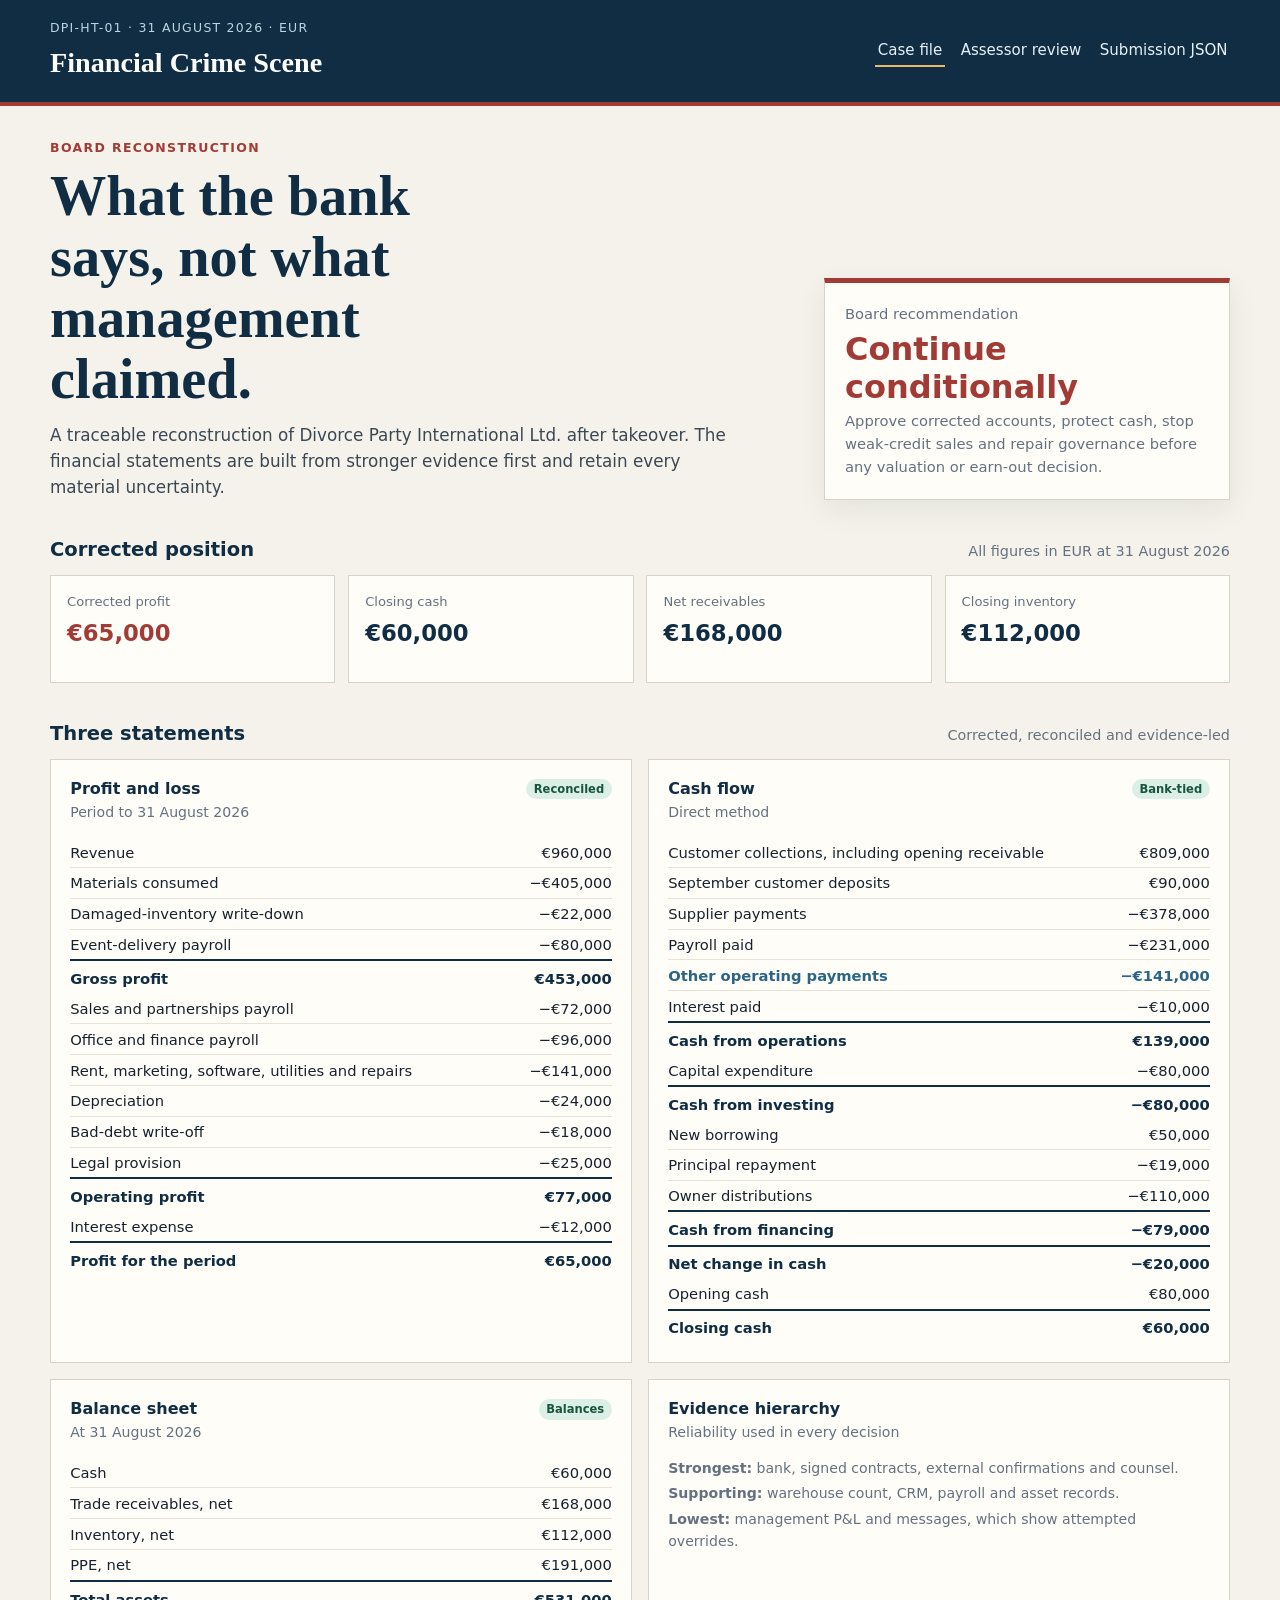
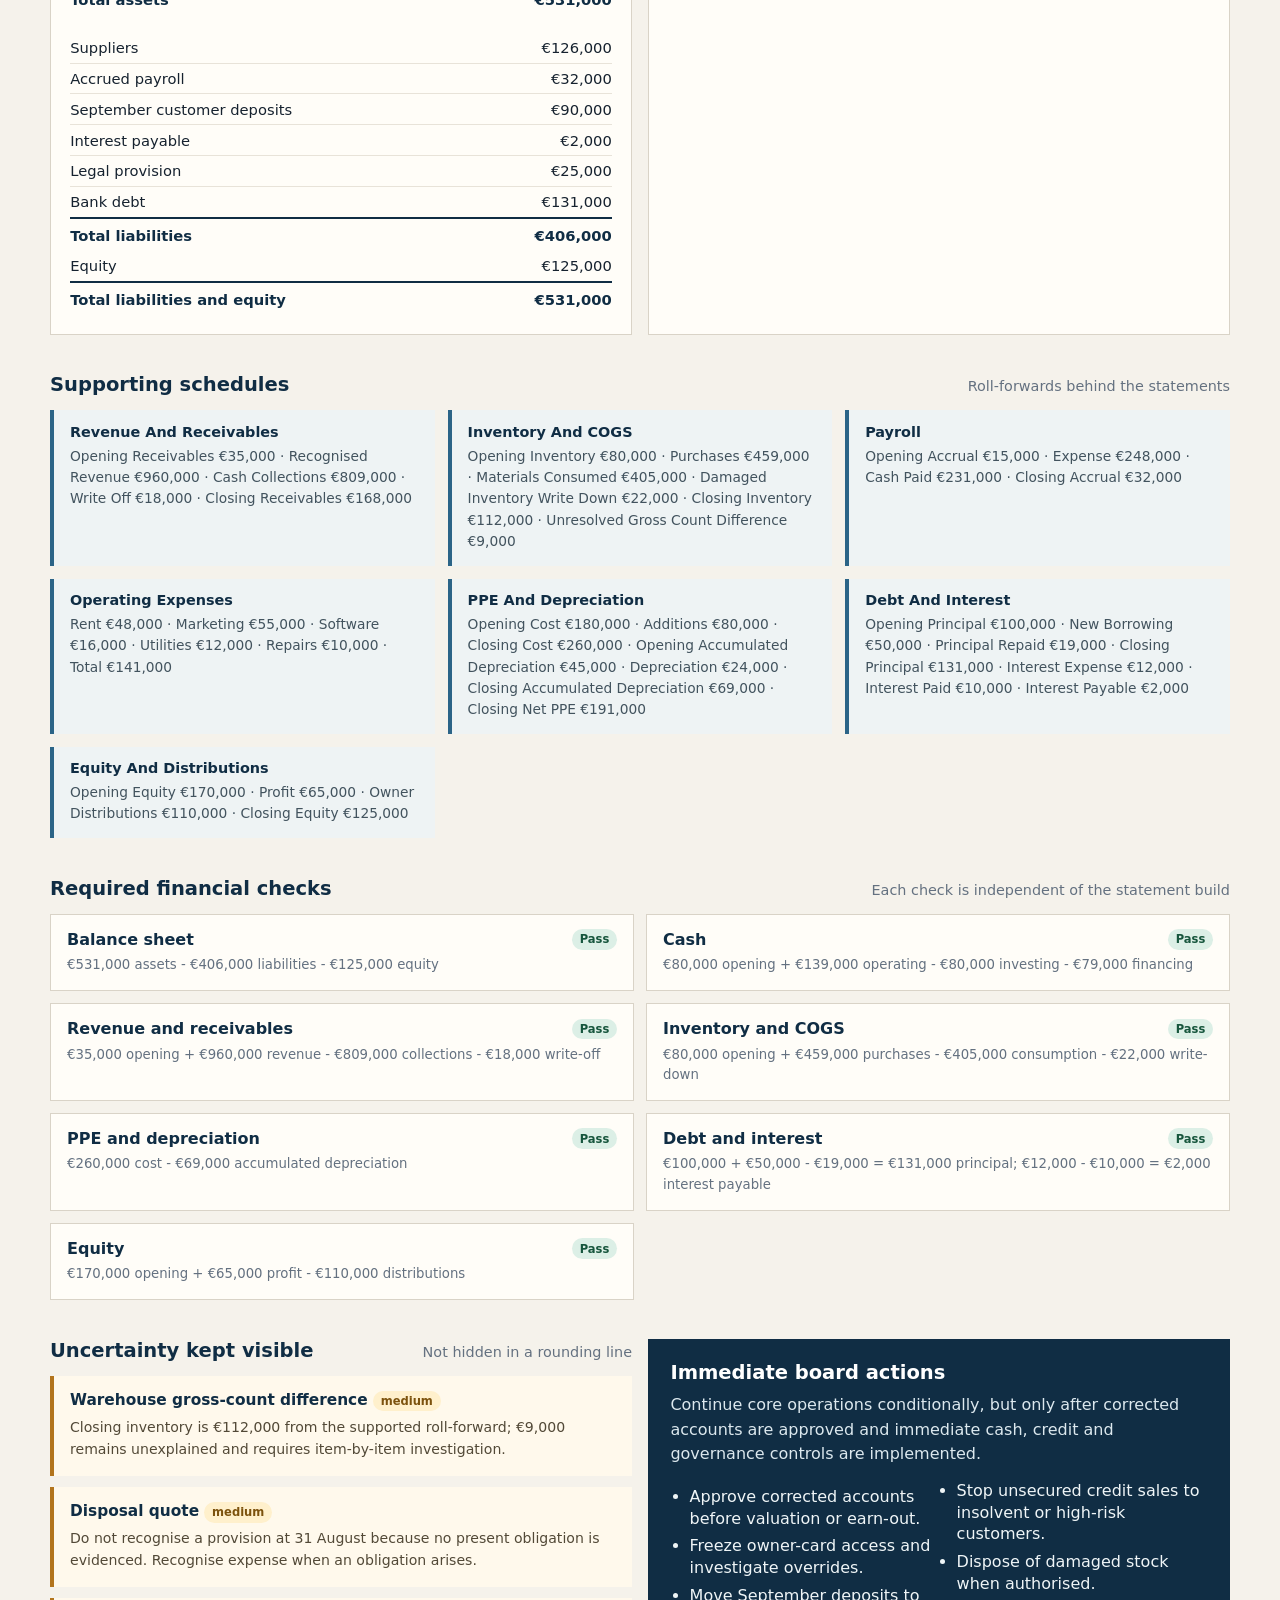
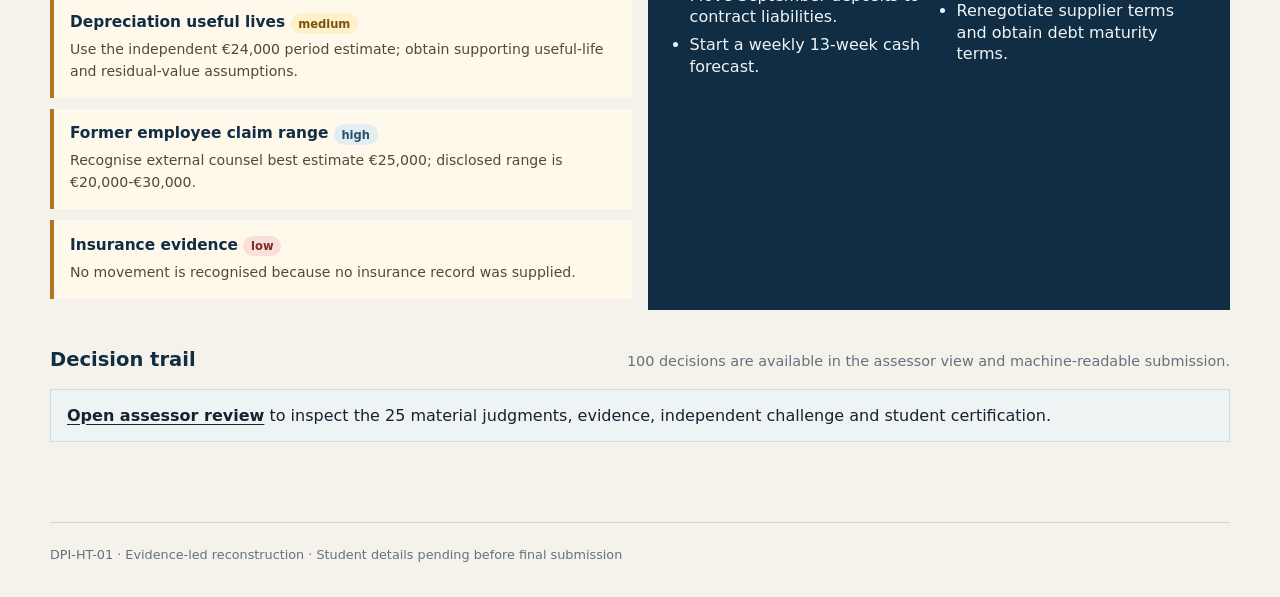
<file: index.html>
<!doctype html>
<html lang="en">
  <head>
    <meta charset="UTF-8" />
    <meta name="viewport" content="width=device-width, initial-scale=1.0" />
    <meta name="description" content="DPI hostile-takeover financial reconstruction at 31 August 2026." />
    <title>DPI Case Review</title>
    <link rel="icon" type="image/svg+xml" href="/favicon.svg" />
    <link rel="stylesheet" href="/styles.css" />
  </head>
  <body>
    <header class="site-header">
      <div class="header-inner">
        <div><p class="case-label">DPI-HT-01 · 31 August 2026 · EUR</p><p class="brand">Financial Crime Scene</p></div>
        <nav class="nav" aria-label="Primary navigation"><a href="/" aria-current="page">Case file</a><a href="/review/">Assessor review</a><a href="/submission.json">Submission JSON</a></nav>
      </div>
    </header>
    <main id="app" aria-live="polite"><p>Loading case reconstruction…</p></main>
    <footer class="footer">DPI-HT-01 · Evidence-led reconstruction · Student details pending before final submission</footer>
    <script type="module" src="/app.js"></script>
  </body>
</html>
</file>
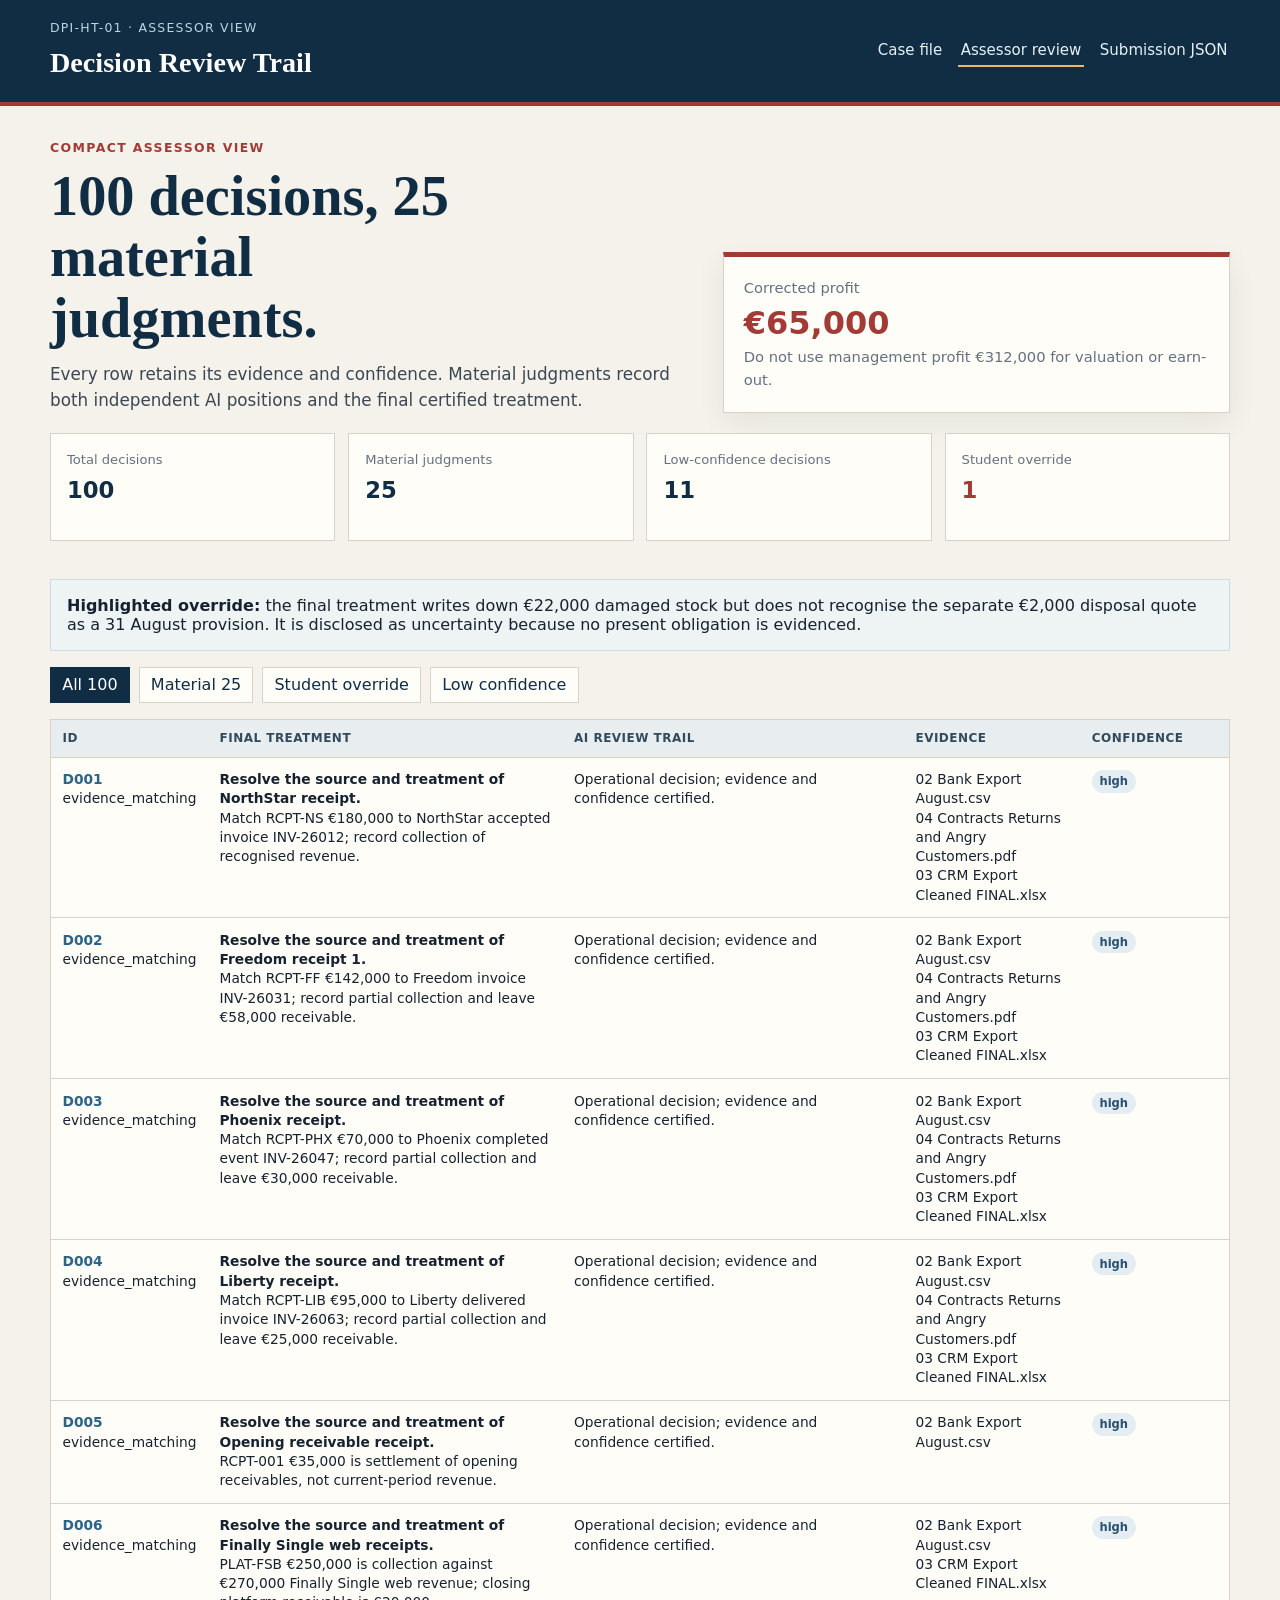
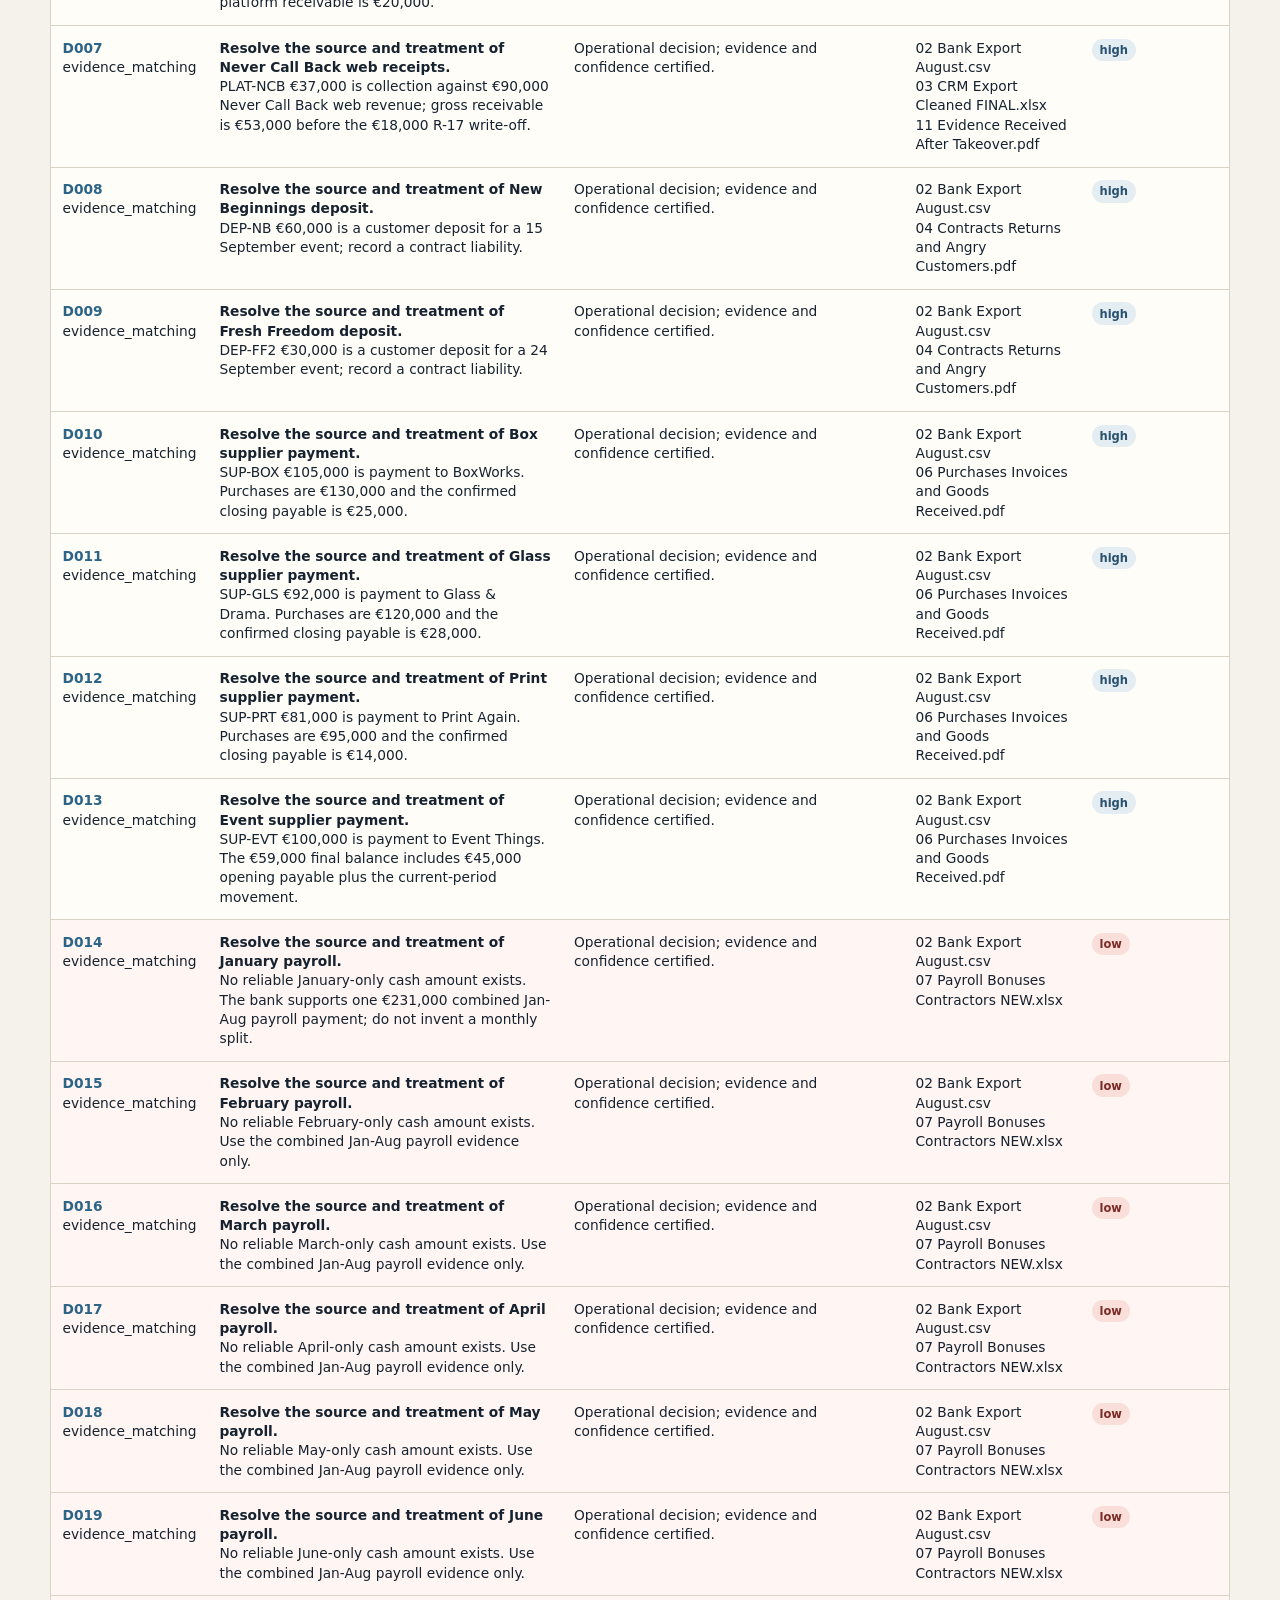
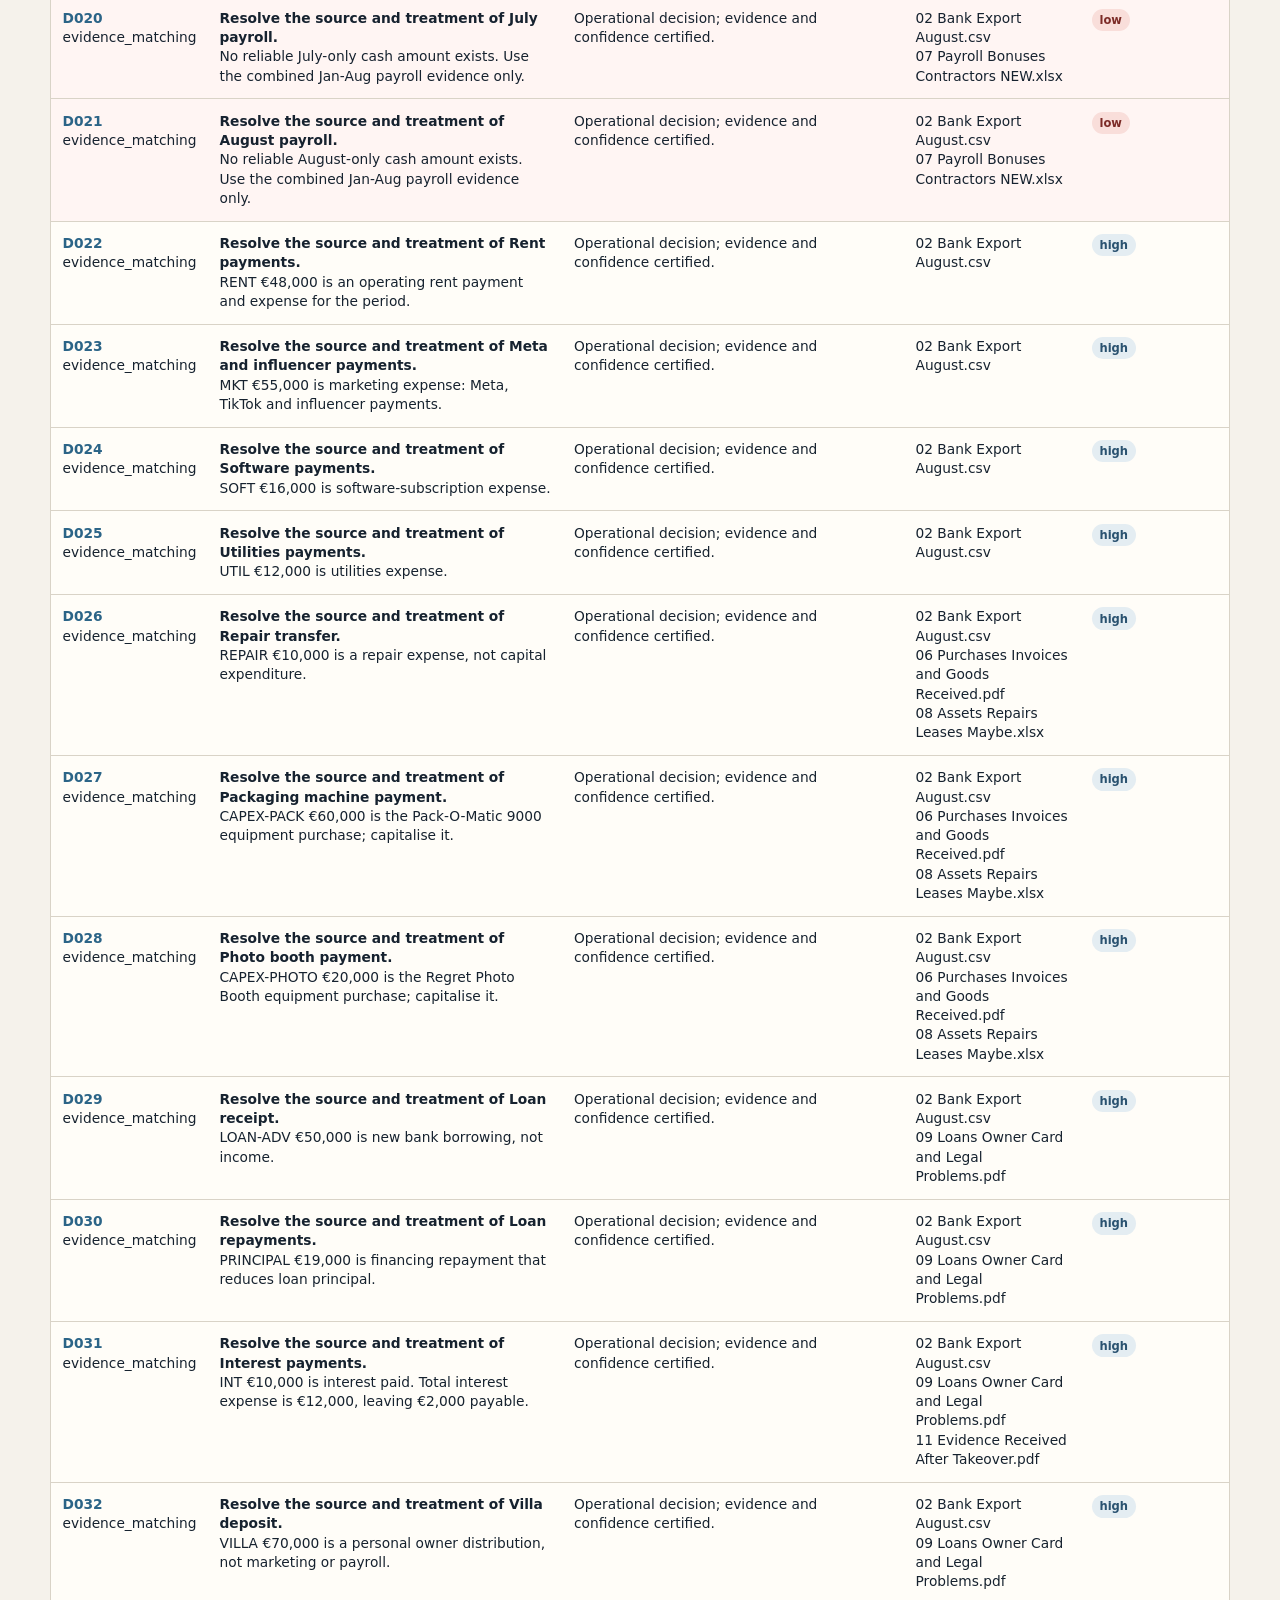
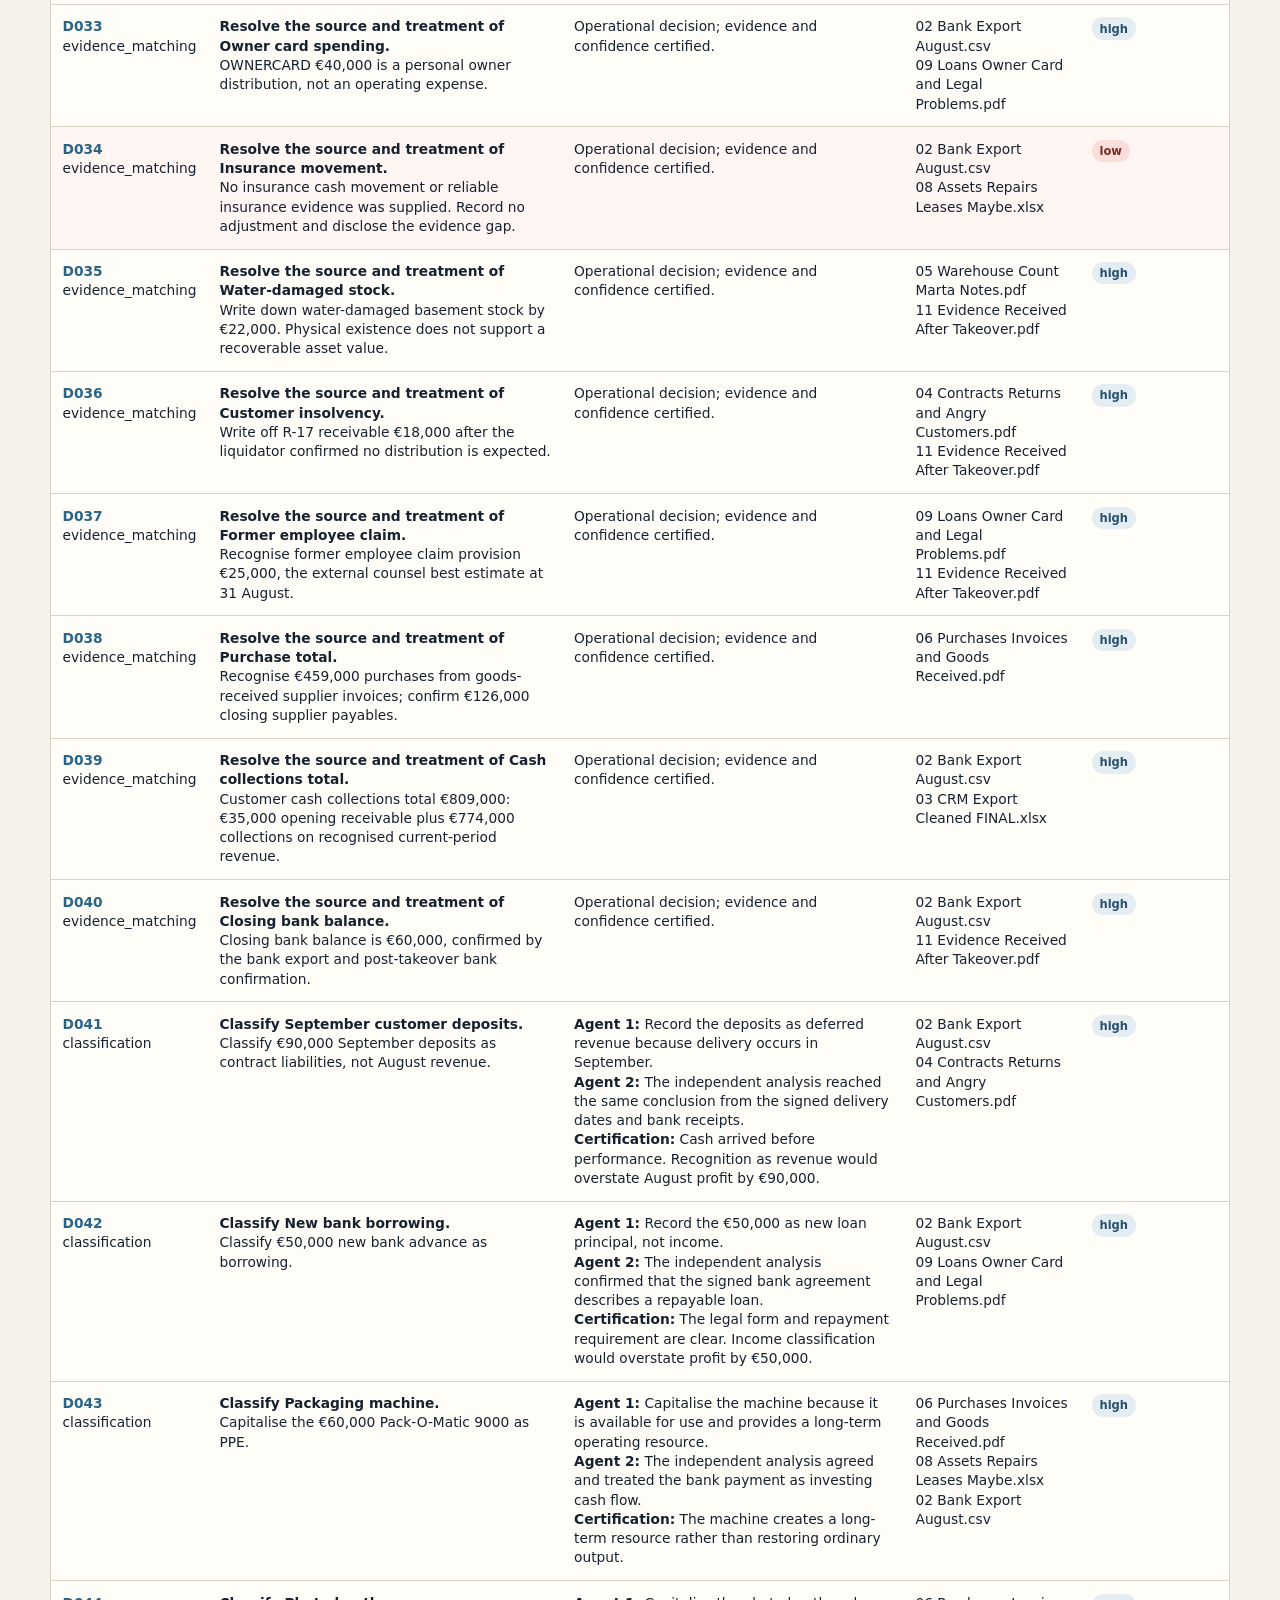
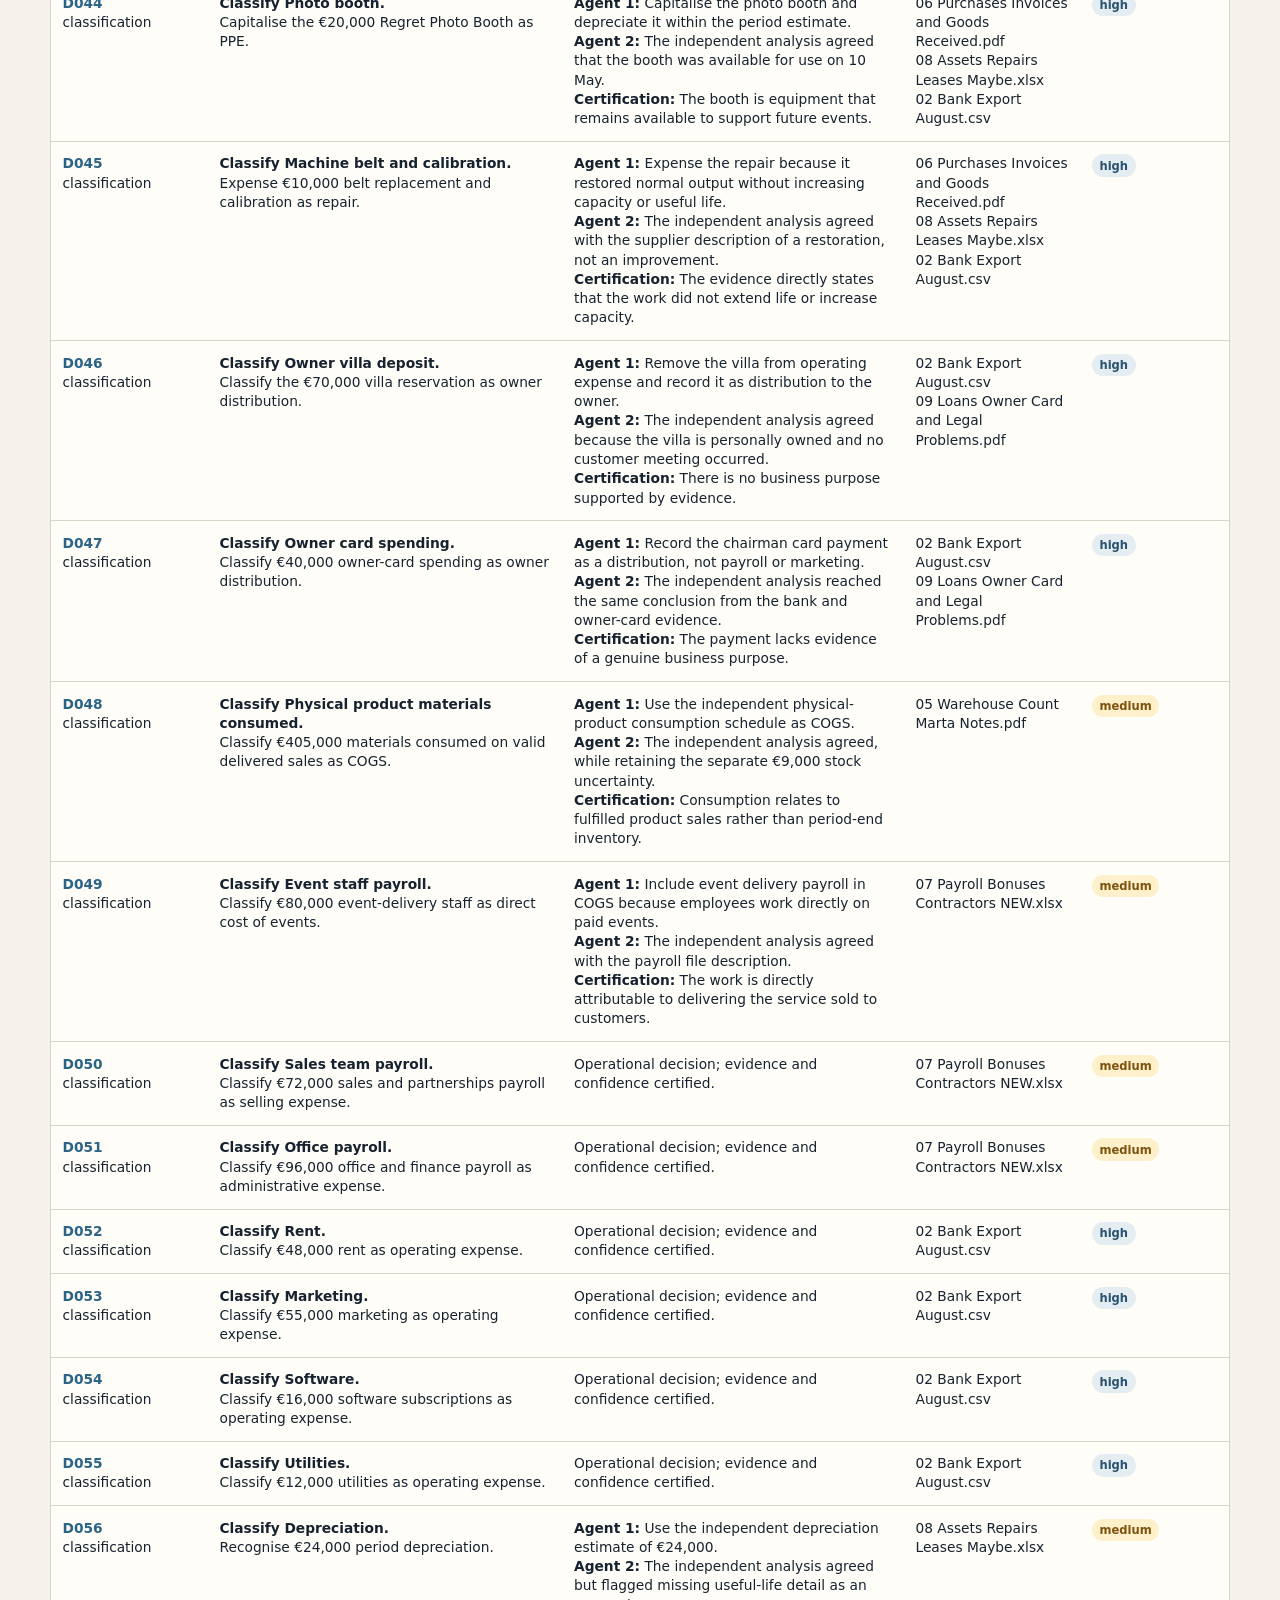
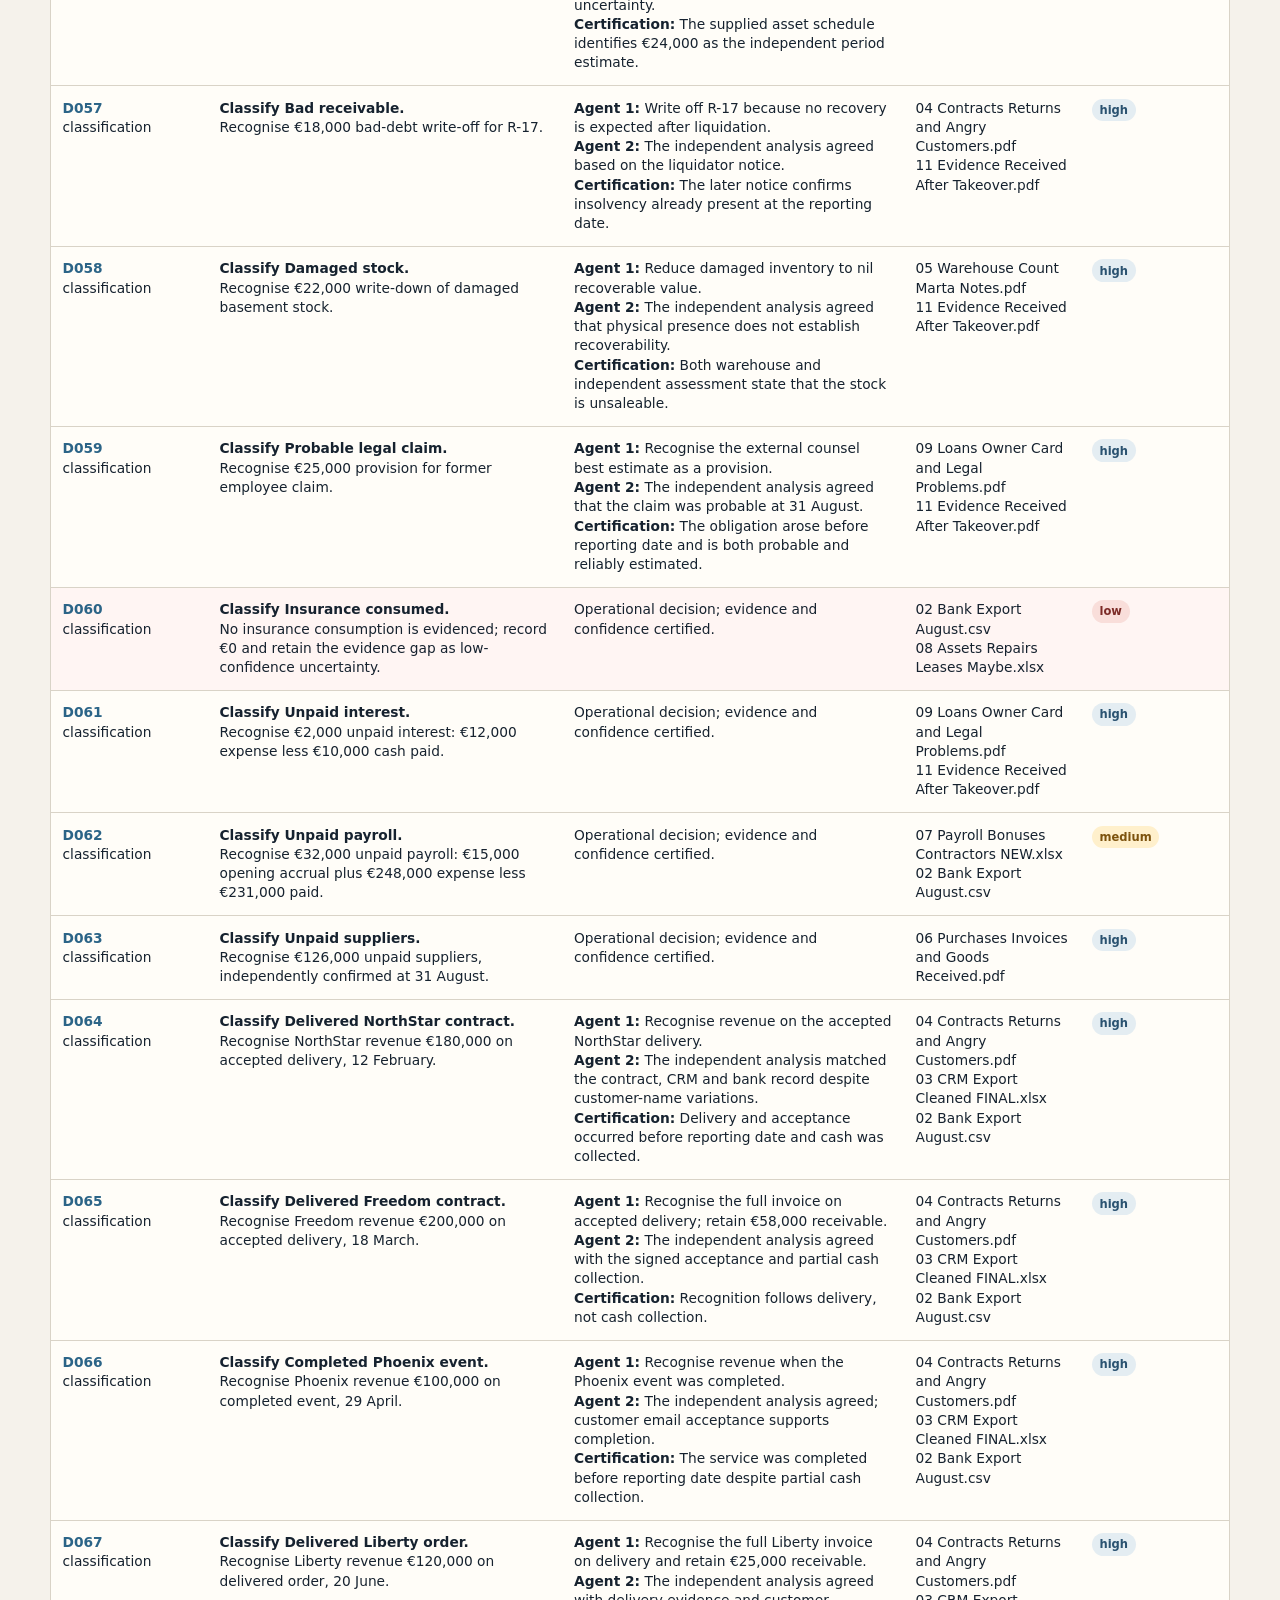
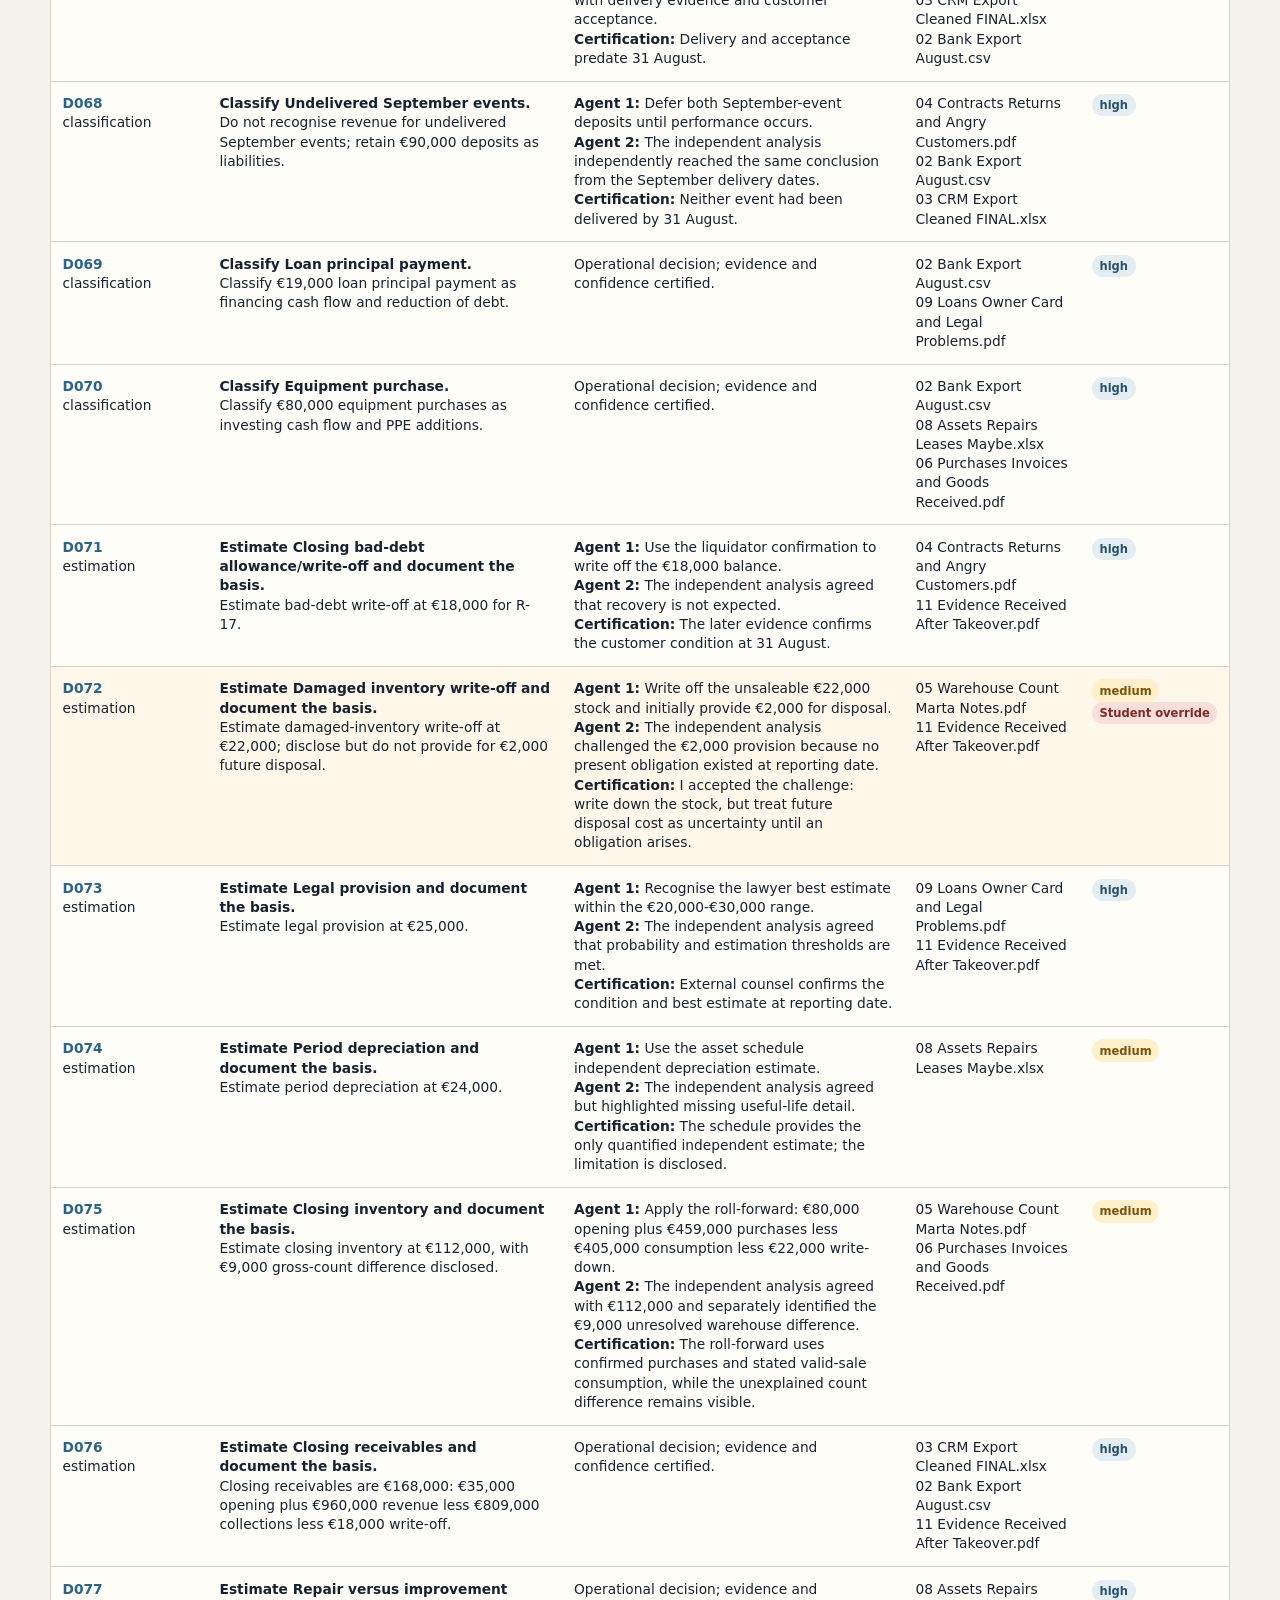
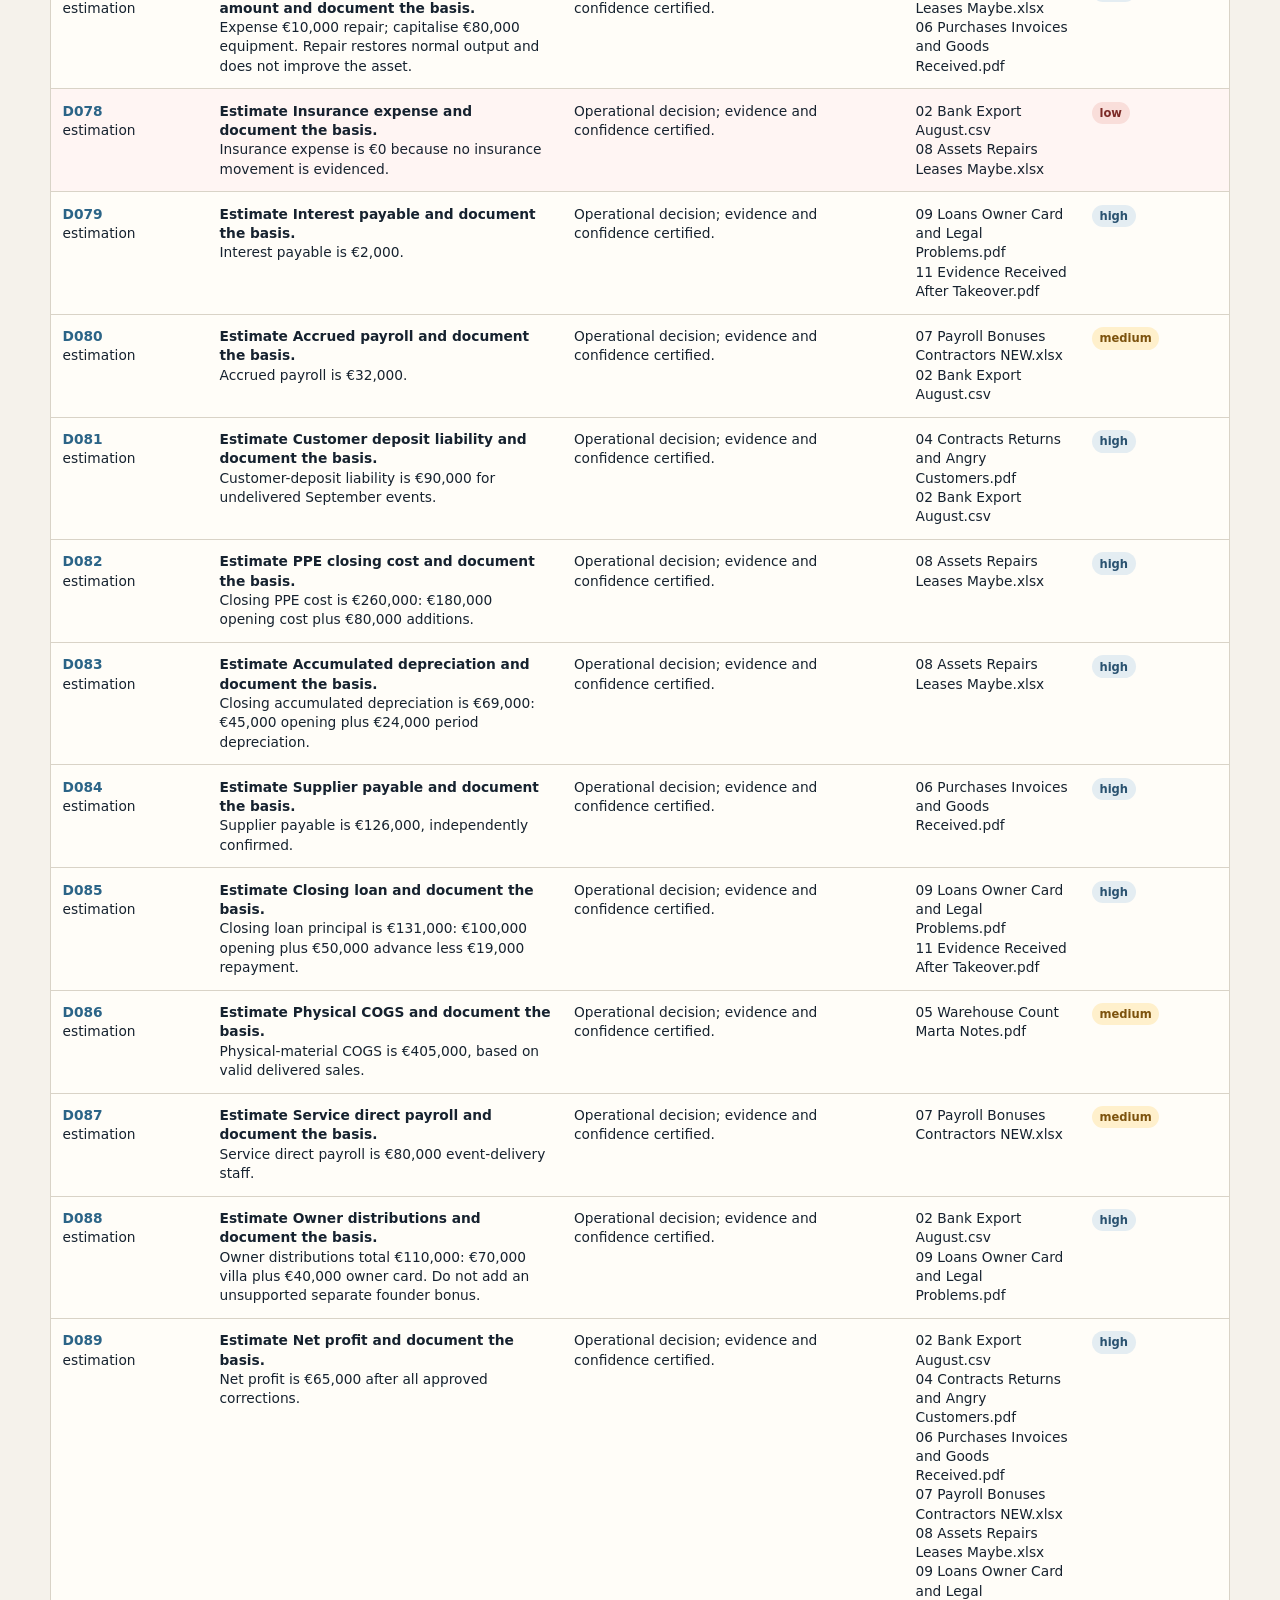
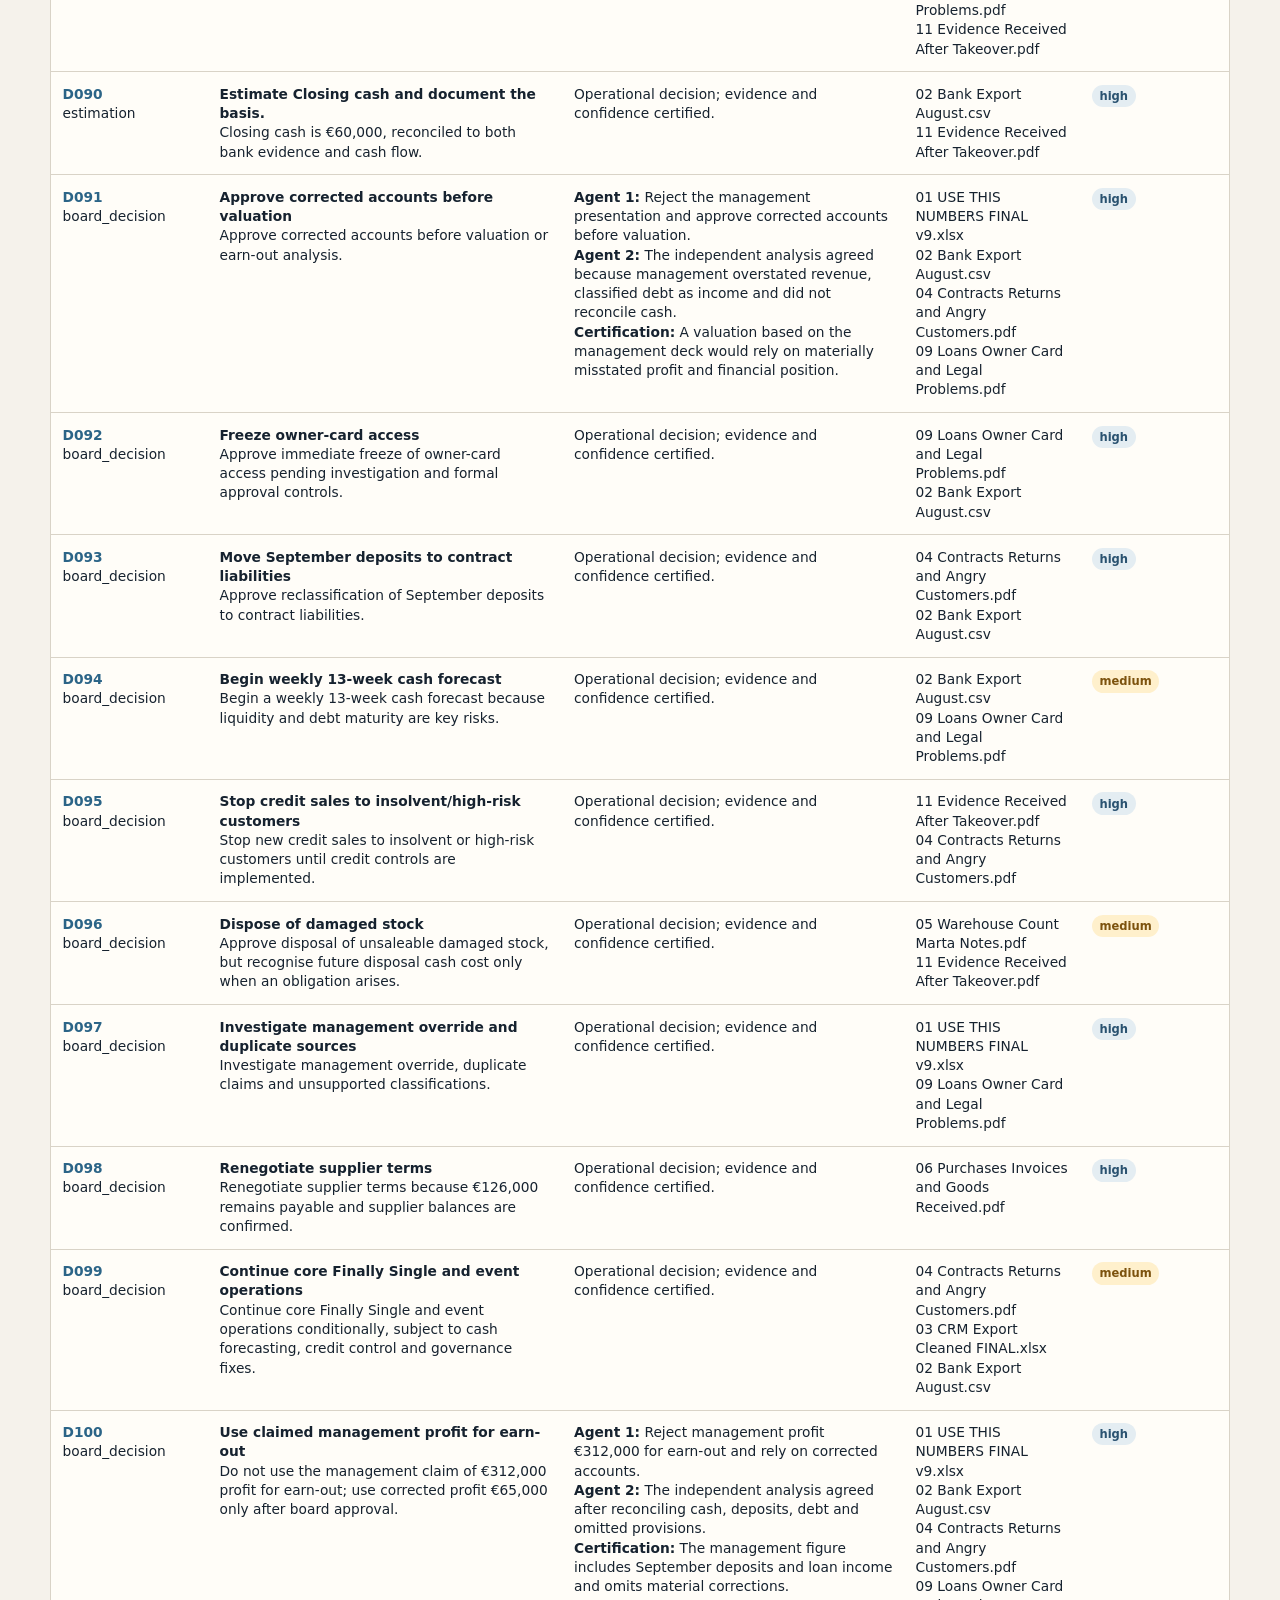
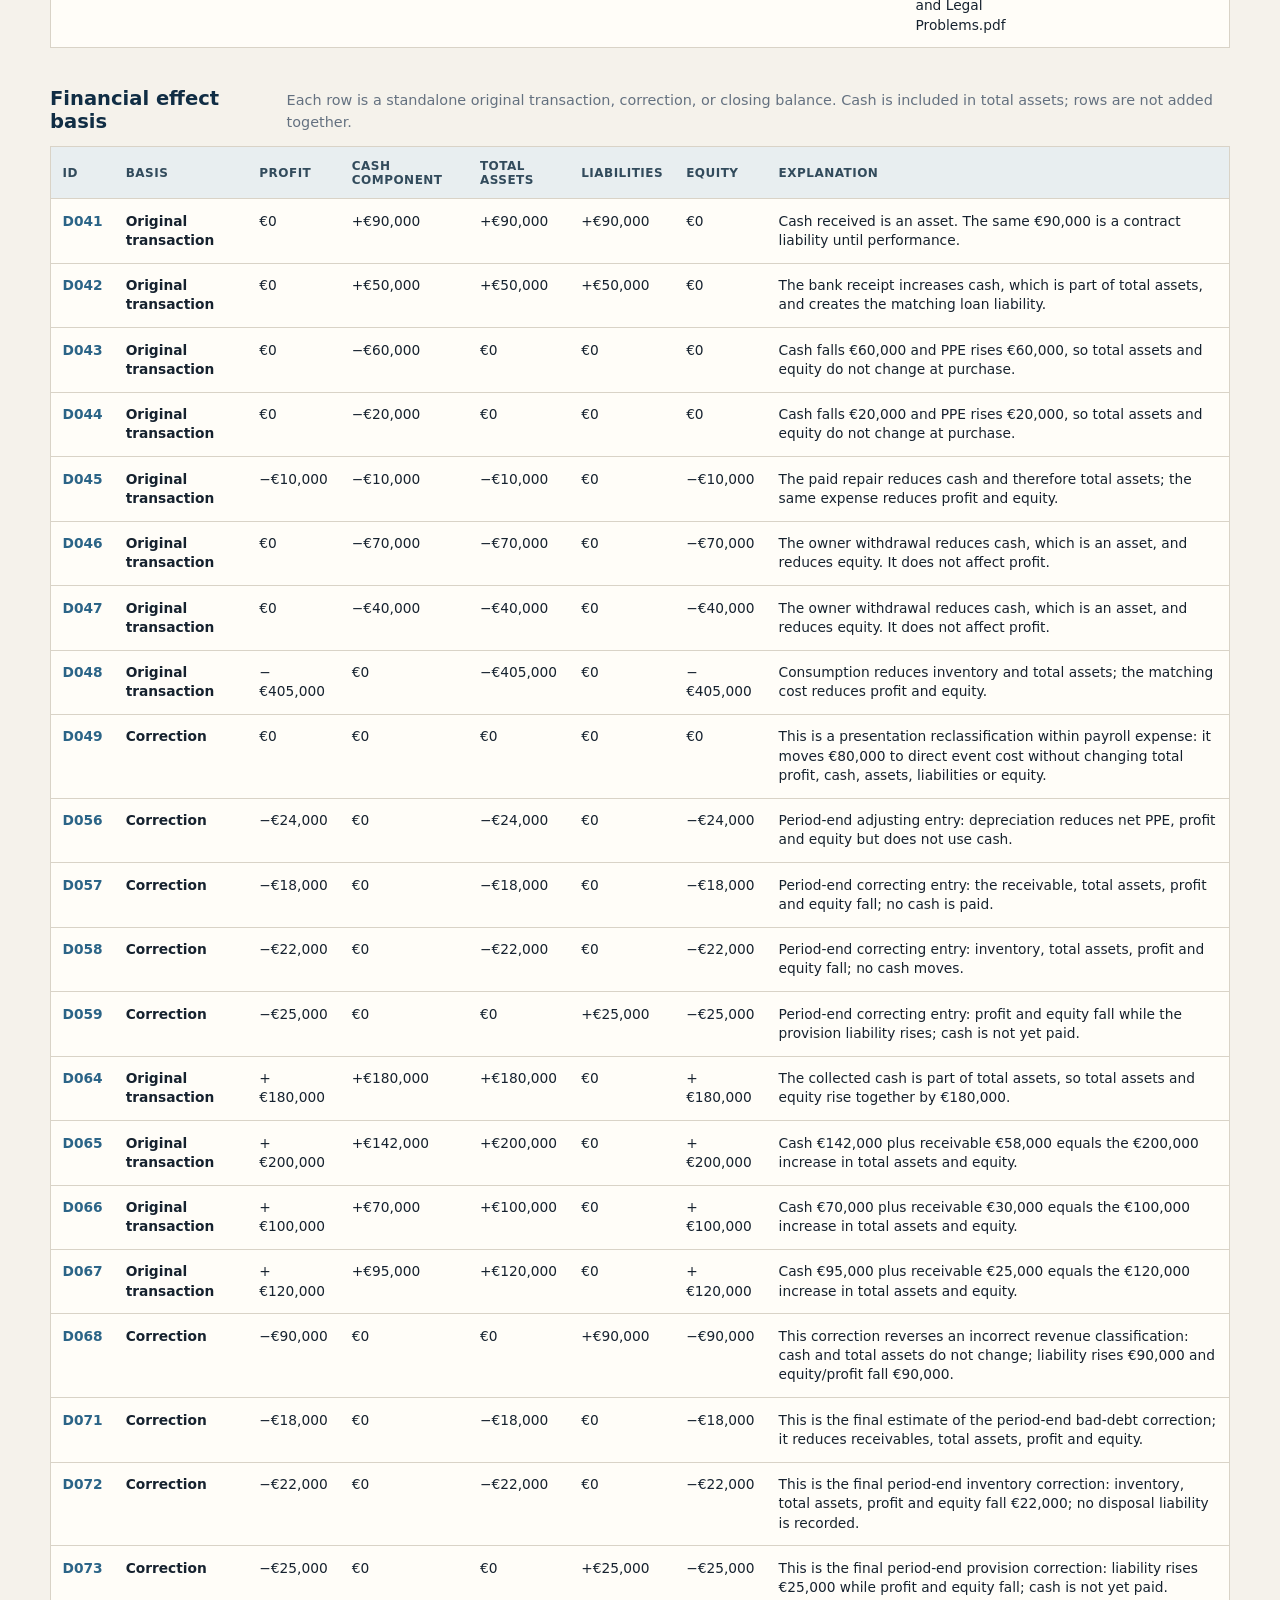
<file: review/index.html>
<!doctype html>
<html lang="en">
  <head>
    <meta charset="UTF-8" />
    <meta name="viewport" content="width=device-width, initial-scale=1.0" />
    <meta name="description" content="Compact assessor view for DPI-HT-01." />
    <title>DPI Assessor Review</title>
    <link rel="icon" type="image/svg+xml" href="/favicon.svg" />
    <link rel="stylesheet" href="/styles.css" />
  </head>
  <body>
    <header class="site-header"><div class="header-inner"><div><p class="case-label">DPI-HT-01 · assessor view</p><p class="brand">Decision Review Trail</p></div><nav class="nav" aria-label="Primary navigation"><a href="/">Case file</a><a href="/review/" aria-current="page">Assessor review</a><a href="/submission.json">Submission JSON</a></nav></div></header>
    <main id="review-app" aria-live="polite"><p>Loading decision review…</p></main>
    <footer class="footer">DPI-HT-01 · Compact assessor view</footer>
    <script type="module" src="/review.js"></script>
  </body>
</html>
</file>
<file: styles.css>
:root {
  --ink: #16222f;
  --muted: #647180;
  --paper: #f5f2eb;
  --surface: #fffdf8;
  --line: #d9d3c7;
  --navy: #102d44;
  --blue: #2b6487;
  --red: #a23b36;
  --amber: #b2741c;
  --green: #28634d;
  font-family: Inter, ui-sans-serif, system-ui, -apple-system, BlinkMacSystemFont, "Segoe UI", sans-serif;
  color: var(--ink);
  background: var(--paper);
}

* { box-sizing: border-box; }
body { margin: 0; min-width: 320px; background: var(--paper); }
a { color: inherit; text-underline-offset: 3px; }
button { font: inherit; }

.site-header { background: var(--navy); color: white; border-bottom: 4px solid var(--red); }
.header-inner, main { width: min(1180px, calc(100% - 2rem)); margin: 0 auto; }
.header-inner { display: flex; justify-content: space-between; align-items: center; gap: 1rem; padding: 1.1rem 0; }
.case-label { font-size: .78rem; letter-spacing: .1em; text-transform: uppercase; color: #bdd4e1; margin: 0 0 .25rem; }
.brand { margin: 0; font-family: Georgia, serif; font-size: clamp(1.3rem, 2.2vw, 1.85rem); font-weight: 600; }
.nav { display: flex; align-items: center; gap: .85rem; font-size: .94rem; }
.nav a { color: #e5f0f5; text-decoration: none; padding: .38rem .15rem; border-bottom: 2px solid transparent; }
.nav a:hover, .nav a[aria-current="page"] { border-bottom-color: #e7b968; }

main { padding: 2rem 0 4rem; }
.eyebrow { color: var(--red); font-size: .78rem; letter-spacing: .11em; text-transform: uppercase; font-weight: 750; margin: 0 0 .55rem; }
h1, h2, h3 { color: var(--navy); }
h1 { font-family: Georgia, serif; font-weight: 600; line-height: 1.08; font-size: clamp(2rem, 4.4vw, 3.55rem); margin: 0 0 .75rem; max-width: 16ch; }
h2 { margin: 0; font-size: 1.22rem; }
h3 { margin: 0; font-size: 1rem; }
p { line-height: 1.55; }
.lede { max-width: 65ch; font-size: 1.05rem; color: #3a4854; margin: 0; }
.hero { display: grid; grid-template-columns: 1.3fr .7fr; gap: 1.25rem; align-items: end; margin-bottom: 2rem; }
.verdict { background: var(--surface); border: 1px solid var(--line); border-top: 5px solid var(--red); padding: 1.25rem; box-shadow: 0 10px 28px rgba(25, 35, 42, .07); }
.verdict strong { display: block; color: var(--red); font-size: 2rem; margin: .25rem 0; }
.verdict p { margin: 0; color: var(--muted); font-size: .92rem; }

.section { margin-top: 2.4rem; }
.section-heading { display: flex; gap: 1rem; align-items: baseline; justify-content: space-between; margin-bottom: .8rem; }
.section-heading p { color: var(--muted); margin: 0; font-size: .9rem; }
.metrics { display: grid; grid-template-columns: repeat(4, minmax(0, 1fr)); gap: .8rem; }
.metric { background: var(--surface); border: 1px solid var(--line); padding: 1rem; min-height: 108px; }
.metric p { margin: 0; color: var(--muted); font-size: .82rem; }
.metric strong { display: block; color: var(--navy); font-size: 1.42rem; margin-top: .45rem; }
.metric.flag strong { color: var(--red); }

.grid { display: grid; grid-template-columns: repeat(2, minmax(0, 1fr)); gap: 1rem; }
.card { background: var(--surface); border: 1px solid var(--line); padding: 1.2rem; }
.card-header { display: flex; justify-content: space-between; align-items: start; gap: .75rem; margin-bottom: .85rem; }
.card p { margin: .25rem 0 0; color: var(--muted); font-size: .88rem; }
.statement { width: 100%; border-collapse: collapse; font-size: .92rem; }
.statement td { padding: .4rem 0; border-bottom: 1px solid #e8e3d9; }
.statement td:last-child { text-align: right; font-variant-numeric: tabular-nums; white-space: nowrap; }
.statement tr.total td { color: var(--navy); font-weight: 750; border-top: 2px solid var(--navy); border-bottom: 0; padding-top: .55rem; }
.statement tr.subtotal td { color: var(--blue); font-weight: 700; }

.schedule-list { display: grid; grid-template-columns: repeat(3, minmax(0, 1fr)); gap: .8rem; }
.schedule { background: #eef3f4; border-left: 4px solid var(--blue); padding: .85rem 1rem; }
.schedule h3 { font-size: .9rem; }
.schedule p { margin: .35rem 0 0; font-size: .86rem; color: #42535e; }

.checks { display: grid; grid-template-columns: repeat(2, minmax(0, 1fr)); gap: .75rem; }
.check { background: var(--surface); border: 1px solid var(--line); padding: .9rem 1rem; }
.check-top { display: flex; align-items: center; justify-content: space-between; gap: .75rem; }
.check p { margin: .35rem 0 0; color: var(--muted); font-size: .83rem; }
.badge { display: inline-flex; align-items: center; gap: .3rem; width: fit-content; padding: .2rem .48rem; border-radius: 999px; font-size: .72rem; font-weight: 750; white-space: nowrap; }
.pass { background: #dcefe6; color: #17563d; }
.medium { background: #fff0cc; color: #7c520d; }
.low { background: #f9deda; color: #7c2b27; }
.high { background: #e4edf2; color: #2a5270; }
.disagreement { background: #f9deda; color: #7c2b27; }

.uncertainty { border-left: 4px solid var(--amber); background: #fff9ec; padding: .95rem 1rem; margin-bottom: .7rem; }
.uncertainty h3 { font-size: .96rem; }
.uncertainty p { margin: .35rem 0 0; color: #524937; font-size: .88rem; }
.recommendation { background: var(--navy); color: white; padding: 1.4rem; }
.recommendation h2 { color: white; }
.recommendation p { color: #dce8ee; margin: .55rem 0 .8rem; }
.action-list { columns: 2; margin: 0; padding-left: 1.2rem; color: #eff5f7; }
.action-list li { margin: .38rem 0; line-height: 1.35; }

.review-hero { display: flex; justify-content: space-between; gap: 1rem; align-items: end; margin-bottom: 1.25rem; }
.filter-row { display: flex; flex-wrap: wrap; gap: .55rem; margin: 1rem 0; }
.filter { border: 1px solid var(--line); background: var(--surface); color: var(--navy); padding: .45rem .7rem; cursor: pointer; }
.filter.active, .filter:hover { background: var(--navy); border-color: var(--navy); color: white; }
.decision-table-wrap { overflow-x: auto; background: var(--surface); border: 1px solid var(--line); }
.decision-table { width: 100%; min-width: 850px; border-collapse: collapse; font-size: .86rem; }
.decision-table th { text-align: left; background: #e8eef0; color: #324b5c; padding: .72rem; font-size: .75rem; letter-spacing: .04em; text-transform: uppercase; }
.decision-table td { vertical-align: top; padding: .78rem .72rem; border-top: 1px solid var(--line); line-height: 1.4; }
.decision-table tr.changed { background: #fff7e9; }
.decision-table tr.low-confidence { background: #fff5f3; }
.decision-id { color: var(--blue); font-weight: 800; }
.evidence { color: var(--muted); font-size: .78rem; }
.review-note { background: #eef3f4; border: 1px solid #cbdde2; padding: 1rem; margin: 1rem 0; }
.hidden { display: none; }

.footer { color: var(--muted); width: min(1180px, calc(100% - 2rem)); margin: 0 auto; padding: 1.5rem 0 2.2rem; font-size: .8rem; border-top: 1px solid var(--line); }
@media (max-width: 800px) { .hero, .grid { grid-template-columns: 1fr; } .metrics { grid-template-columns: repeat(2, minmax(0, 1fr)); } .schedule-list { grid-template-columns: 1fr; } .checks { grid-template-columns: 1fr; } .action-list { columns: 1; } .header-inner { align-items: start; flex-direction: column; } }
@media (max-width: 460px) { main, .header-inner, .footer { width: min(100% - 1.25rem, 1180px); } .metrics { grid-template-columns: 1fr; } }
</file>
